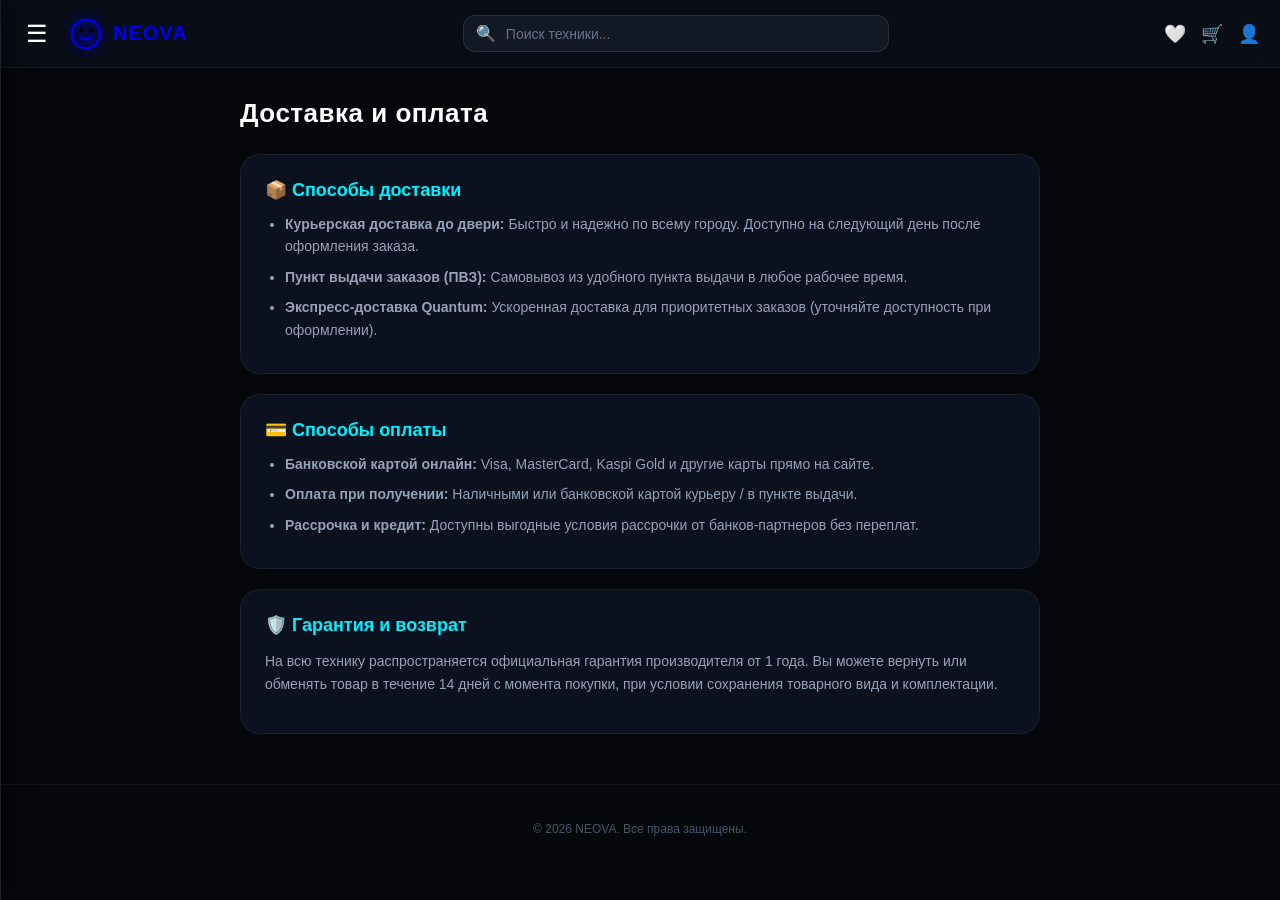
<file: delivery.html>
<!DOCTYPE html>
<html lang="ru">
<head>
    <meta charset="UTF-8">
    <meta name="viewport" content="width=device-width, initial-scale=1.0">
    <title>NEOVA — Доставка и оплата</title>
    <link rel="stylesheet" href="style.css?v=20">
    <style>
        .content-container {
            max-width: 800px;
            margin: 30px auto;
            padding: 0 20px;
        }

        .page-header-title {
            font-size: 26px;
            font-weight: 800;
            margin-bottom: 25px;
            color: #fff;
            letter-spacing: 0.5px;
        }

        .info-card {
            background: #0b111e;
            border: 1px solid rgba(255, 255, 255, 0.06);
            border-radius: 20px;
            padding: 24px;
            margin-bottom: 20px;
        }

        .info-card h3 {
            font-size: 18px;
            font-weight: 700;
            color: #00f0ff;
            margin-top: 0;
            margin-bottom: 12px;
            display: flex;
            align-items: center;
            gap: 10px;
        }

        .info-card p, .info-card li {
            font-size: 14px;
            color: #94a3b8;
            line-height: 1.6;
        }

        .info-card ul {
            margin: 0;
            padding-left: 20px;
        }

        .info-card li {
            margin-bottom: 8px;
        }
    </style>
</head>
<body>

    <!-- Затемнение фона при открытии меню -->
    <div class="overlay" id="overlay" onclick="toggleMenu()"></div>

    <!-- Выдвижное боковое меню слева -->
    <div class="sidebar" id="sidebar">
        <div class="sidebar-header">
            <a href="index.html" class="cyber-logo-link">
                <div class="cyber-logo-container">
                    <svg viewBox="0 0 24 24">
                        <circle cx="12" cy="12" r="10" stroke="currentColor" stroke-width="1.5" fill="none"/>
                        <g class="face-eyes">
                            <circle cx="8.5" cy="9.5" r="1.5" />
                            <circle cx="15.5" cy="9.5" r="1.5" />
                        </g>
                        <path d="M 8 14 Q 12 18 16 14" stroke="currentColor" stroke-width="1.5" stroke-linecap="round" fill="none"/>
                    </svg>
                </div>
                <span class="cyber-logo-text">NEOVA</span>
            </a>
            <button class="close-btn" onclick="toggleMenu()">&times;</button>
        </div>
        <div class="sidebar-nav">
            <a href="index.html">Главная</a>
            <a href="catalog.html">Каталог товаров</a>
            <a href="delivery.html" style="color: #00f0ff;">Доставка и оплата</a>
            <a href="wishlist.html">Избранное</a>
            <a href="profile.html">Личный кабинет</a>
        </div>
    </div>

    <!-- Шапка сайта -->
    <header>
        <div class="header-left">
            <button class="menu-btn" onclick="toggleMenu()">☰</button>
            <a href="index.html" class="cyber-logo-link">
                <div class="cyber-logo-container" id="cyberLogo" title="Кликни меня!">
                    <svg viewBox="0 0 24 24" id="logoSvg">
                        <circle cx="12" cy="12" r="10" stroke="currentColor" stroke-width="1.5" fill="none"/>
                        <g class="face-eyes" id="smileEyes">
                            <circle cx="8.5" cy="9.5" r="1.5" />
                            <circle cx="15.5" cy="9.5" r="1.5" />
                        </g>
                        <path id="smileMouth" d="M 8 14 Q 12 18 16 14" stroke="currentColor" stroke-width="1.5" stroke-linecap="round" fill="none"/>
                    </svg>
                </div>
                <span class="cyber-logo-text">NEOVA</span>
            </a>
        </div>
        
        <!-- Строка поиска -->
        <div class="search-bar">
            <span>🔍</span>
            <input type="text" placeholder="Поиск техники...">
        </div>

        <div class="user-nav">
            <a href="wishlist.html" title="Избранное">🤍</a>
            <a href="cart.html" title="Корзина">🛒</a>
            <a href="profile.html" title="Профиль">👤</a>
        </div>
    </header>

    <!-- Основной контент страницы -->
    <main class="content-container">
        <h1 class="page-header-title">Доставка и оплата</h1>

        <div class="info-card">
            <h3>📦 Способы доставки</h3>
            <ul>
                <li><strong>Курьерская доставка до двери:</strong> Быстро и надежно по всему городу. Доступно на следующий день после оформления заказа.</li>
                <li><strong>Пункт выдачи заказов (ПВЗ):</strong> Самовывоз из удобного пункта выдачи в любое рабочее время.</li>
                <li><strong>Экспресс-доставка Quantum:</strong> Ускоренная доставка для приоритетных заказов (уточняйте доступность при оформлении).</li>
            </ul>
        </div>

        <div class="info-card">
            <h3>💳 Способы оплаты</h3>
            <ul>
                <li><strong>Банковской картой онлайн:</strong> Visa, MasterCard, Kaspi Gold и другие карты прямо на сайте.</li>
                <li><strong>Оплата при получении:</strong> Наличными или банковской картой курьеру / в пункте выдачи.</li>
                <li><strong>Рассрочка и кредит:</strong> Доступны выгодные условия рассрочки от банков-партнеров без переплат.</li>
            </ul>
        </div>

        <div class="info-card">
            <h3>🛡️ Гарантия и возврат</h3>
            <p>На всю технику распространяется официальная гарантия производителя от 1 года. Вы можете вернуть или обменять товар в течение 14 дней с момента покупки, при условии сохранения товарного вида и комплектации.</p>
        </div>
    </main>

    <!-- Подвал -->
    <footer>
        <p>&copy; 2026 NEOVA. Все права защищены.</p>
    </footer>

    <!-- Скрипт для меню и интерактивного логотипа -->
    <script>
        function toggleMenu() {
            document.getElementById('sidebar').classList.toggle('active');
            document.getElementById('overlay').classList.toggle('active');
        }

        const faces = [
            { eyes: '<circle cx="8.5" cy="9.5" r="1.5"/><circle cx="15.5" cy="9.5" r="1.5"/>', mouth: 'M 8 14 Q 12 18 16 14' }, 
            { eyes: '<path d="M 7 9 L 10 11 M 7 11 L 10 9" stroke="currentColor" stroke-width="1.5"/><path d="M 14 9 L 17 11 M 14 11 L 17 9" stroke="currentColor" stroke-width="1.5"/>', mouth: 'M 8 15 L 16 15' }, 
            { eyes: '<circle cx="8.5" cy="9.5" r="2"/><path d="M 14 10 L 17 10" stroke="currentColor" stroke-width="2"/>', mouth: 'M 8 14 Q 12 19 16 14' }, 
            { eyes: '<path d="M 7 10 Q 8.5 8 10 10" stroke="currentColor" stroke-width="1.5" fill="none"/><path d="M 14 10 Q 15.5 8 17 10" stroke="currentColor" stroke-width="1.5" fill="none"/>', mouth: 'M 10 14 Q 12 12 14 14' }, 
        ];

        let currentFaceIndex = 0;
        const logoContainer = document.getElementById('cyberLogo');
        
        if (logoContainer) {
            logoContainer.addEventListener('click', () => {
                currentFaceIndex = (currentFaceIndex + 1) % faces.length;
                document.getElementById('smileEyes').innerHTML = faces[currentFaceIndex].eyes;
                document.getElementById('smileMouth').setAttribute('d', faces[currentFaceIndex].mouth);
            });
        }
    </script>
</body>
</html>
</file>
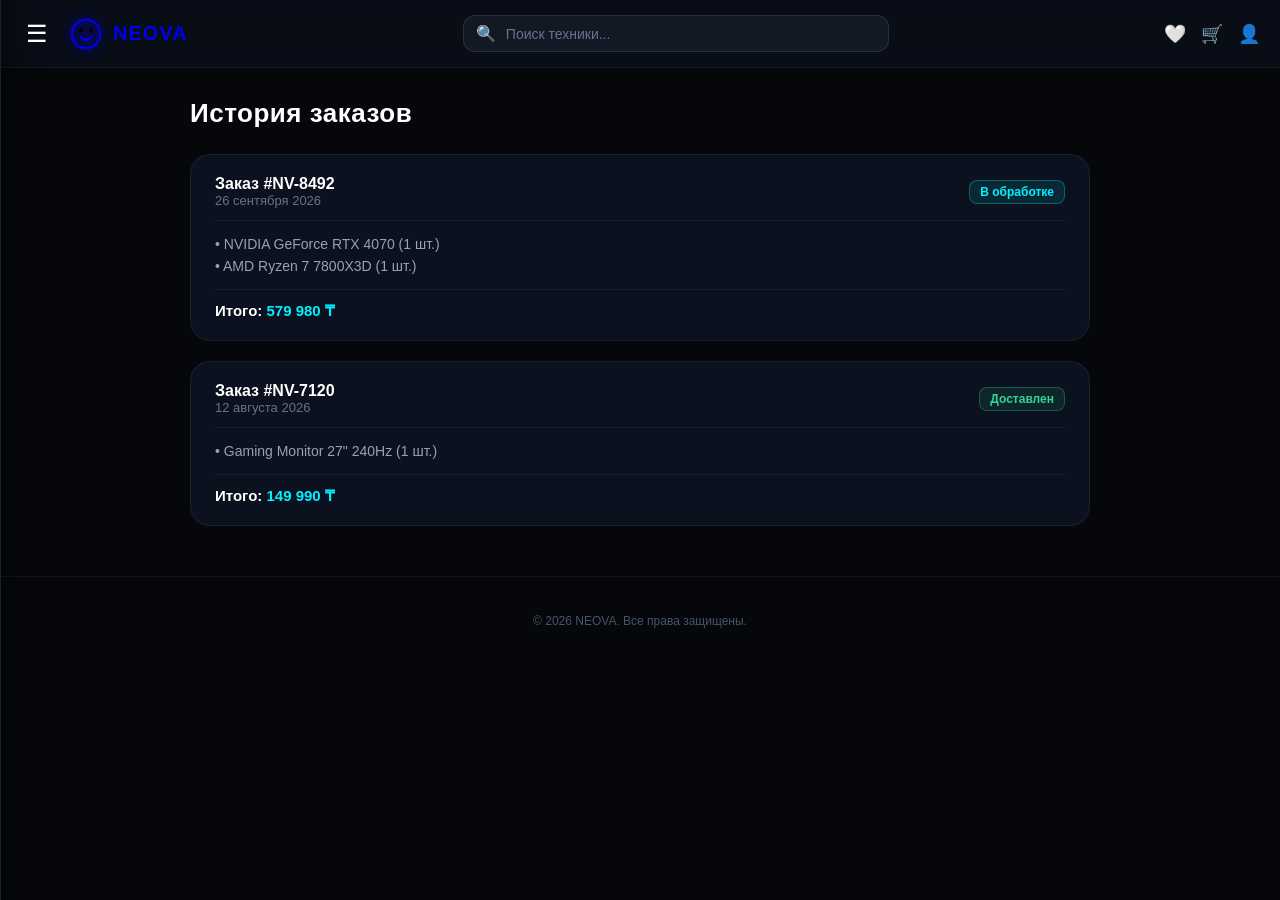
<file: orders.html>
<!DOCTYPE html>
<html lang="ru">
<head>
    <meta charset="UTF-8">
    <meta name="viewport" content="width=device-width, initial-scale=1.0">
    <title>NEOVA — История заказов</title>
    <link rel="stylesheet" href="style.css?v=21">
    <style>
        .content-container {
            max-width: 900px;
            margin: 30px auto;
            padding: 0 20px;
        }
        .page-header-title {
            font-size: 26px;
            font-weight: 800;
            margin-bottom: 25px;
            color: #fff;
            letter-spacing: 0.5px;
        }
        .order-card {
            background: #0b111e;
            border: 1px solid rgba(255, 255, 255, 0.06);
            border-radius: 20px;
            padding: 20px 24px;
            margin-bottom: 20px;
            display: flex;
            flex-direction: column;
            gap: 15px;
        }
        .order-header {
            display: flex;
            justify-content: space-between;
            align-items: center;
            border-bottom: 1px solid rgba(255, 255, 255, 0.06);
            padding-bottom: 12px;
        }
        .order-id {
            font-size: 16px;
            font-weight: 700;
            color: #fff;
        }
        .order-date {
            font-size: 13px;
            color: #64748b;
        }
        .order-status {
            font-size: 12px;
            font-weight: 600;
            padding: 4px 10px;
            border-radius: 8px;
        }
        /* Статусы заказов */
        .status-processing {
            background: rgba(0, 240, 255, 0.1);
            color: #00f0ff;
            border: 1px solid rgba(0, 240, 255, 0.3);
        }
        .status-delivered {
            background: rgba(52, 211, 153, 0.1);
            color: #34d399;
            border: 1px solid rgba(52, 211, 153, 0.3);
        }
        .order-items {
            font-size: 14px;
            color: #94a3b8;
            display: flex;
            flex-direction: column;
            gap: 6px;
        }
        .order-footer {
            display: flex;
            justify-content: space-between;
            align-items: center;
            border-top: 1px solid rgba(255, 255, 255, 0.06);
            padding-top: 12px;
        }
        .order-total {
            font-size: 15px;
            font-weight: 700;
            color: #fff;
        }
        .order-total span {
            color: #00f0ff;
        }
        .empty-orders {
            text-align: center;
            padding: 60px 20px;
            color: #64748b;
            font-size: 16px;
            display: none;
        }
        .empty-orders.active {
            display: block;
        }
    </style>
</head>
<body>

    <!-- Затемнение фона при открытии меню -->
    <div class="overlay" id="overlay" onclick="toggleMenu()"></div>

    <!-- Выдвижное боковое меню слева -->
    <div class="sidebar" id="sidebar">
        <div class="sidebar-header">
            <a href="index.html" class="cyber-logo-link">
                <div class="cyber-logo-container">
                    <svg viewBox="0 0 24 24">
                        <circle cx="12" cy="12" r="10" stroke="currentColor" stroke-width="1.5" fill="none"/>
                        <g class="face-eyes">
                            <circle cx="8.5" cy="9.5" r="1.5" />
                            <circle cx="15.5" cy="9.5" r="1.5" />
                        </g>
                        <path d="M 8 14 Q 12 18 16 14" stroke="currentColor" stroke-width="1.5" stroke-linecap="round" fill="none"/>
                    </svg>
                </div>
                <span class="cyber-logo-text">NEOVA</span>
            </a>
            <button class="close-btn" onclick="toggleMenu()">&times;</button>
        </div>
        <div class="sidebar-nav">
            <a href="index.html">Главная</a>
            <a href="catalog.html">Каталог товаров</a>
            <a href="delivery.html">Доставка и оплата</a>
            <a href="wishlist.html">Избранное</a>
            <a href="profile.html">Личный кабинет</a>
            <a href="orders.html" style="color: #00f0ff;">История заказов</a>
        </div>
    </div>

    <!-- Шапка сайта -->
    <header>
        <div class="header-left">
            <button class="menu-btn" onclick="toggleMenu()">☰</button>
            <a href="index.html" class="cyber-logo-link">
                <div class="cyber-logo-container" id="cyberLogo" title="Кликни меня!">
                    <svg viewBox="0 0 24 24" id="logoSvg">
                        <circle cx="12" cy="12" r="10" stroke="currentColor" stroke-width="1.5" fill="none"/>
                        <g class="face-eyes" id="smileEyes">
                            <circle cx="8.5" cy="9.5" r="1.5" />
                            <circle cx="15.5" cy="9.5" r="1.5" />
                        </g>
                        <path id="smileMouth" d="M 8 14 Q 12 18 16 14" stroke="currentColor" stroke-width="1.5" stroke-linecap="round" fill="none"/>
                    </svg>
                </div>
                <span class="cyber-logo-text">NEOVA</span>
            </a>
        </div>
        
        <!-- Строка поиска -->
        <div class="search-bar">
            <span>🔍</span>
            <input type="text" placeholder="Поиск техники...">
        </div>

        <div class="user-nav">
            <a href="wishlist.html" title="Избранное">🤍</a>
            <a href="cart.html" title="Корзина">🛒</a>
            <a href="profile.html" title="Профиль">👤</a>
        </div>
    </header>

    <!-- Основной контент -->
    <main class="content-container">
        <h1 class="page-header-title">История заказов</h1>

        <!-- Список заказов -->
        <div id="ordersList">
            
            <!-- Заказ №1 (В обработке) -->
            <div class="order-card">
                <div class="order-header">
                    <div>
                        <div class="order-id">Заказ #NV-8492</div>
                        <div class="order-date">26 сентября 2026</div>
                    </div>
                    <div class="order-status status-processing">В обработке</div>
                </div>
                <div class="order-items">
                    <div>• NVIDIA GeForce RTX 4070 (1 шт.)</div>
                    <div>• AMD Ryzen 7 7800X3D (1 шт.)</div>
                </div>
                <div class="order-footer">
                    <div class="order-total">Итого: <span>579 980 ₸</span></div>
                </div>
            </div>

            <!-- Заказ №2 (Доставлен) -->
            <div class="order-card">
                <div class="order-header">
                    <div>
                        <div class="order-id">Заказ #NV-7120</div>
                        <div class="order-date">12 августа 2026</div>
                    </div>
                    <div class="order-status status-delivered">Доставлен</div>
                </div>
                <div class="order-items">
                    <div>• Gaming Monitor 27" 240Hz (1 шт.)</div>
                </div>
                <div class="order-footer">
                    <div class="order-total">Итого: <span>149 990 ₸</span></div>
                </div>
            </div>

        </div>

        <!-- Сообщение, если заказов нет -->
        <div class="empty-orders" id="emptyOrdersMessage">
            У вас пока нет оформленных заказов. Перейдите в каталог, чтобы сделать свою первую покупку!
        </div>
    </main>

    <footer>
        <p>&copy; 2026 NEOVA. Все права защищены.</p>
    </footer>

    <script>
        function toggleMenu() {
            document.getElementById('sidebar').classList.toggle('active');
            document.getElementById('overlay').classList.toggle('active');
        }

        // Анимация лиц логотипа
        const faces = [
            { eyes: '<circle cx="8.5" cy="9.5" r="1.5"/><circle cx="15.5" cy="9.5" r="1.5"/>', mouth: 'M 8 14 Q 12 18 16 14' }, 
            { eyes: '<path d="M 7 9 L 10 11 M 7 11 L 10 9" stroke="currentColor" stroke-width="1.5"/><path d="M 14 9 L 17 11 M 14 11 L 17 9" stroke="currentColor" stroke-width="1.5"/>', mouth: 'M 8 15 L 16 15' }, 
            { eyes: '<circle cx="8.5" cy="9.5" r="2"/><path d="M 14 10 L 17 10" stroke="currentColor" stroke-width="2"/>', mouth: 'M 8 14 Q 12 19 16 14' }, 
            { eyes: '<path d="M 7 10 Q 8.5 8 10 10" stroke="currentColor" stroke-width="1.5" fill="none"/><path d="M 14 10 Q 15.5 8 17 10" stroke="currentColor" stroke-width="1.5" fill="none"/>', mouth: 'M 10 14 Q 12 12 14 14' }, 
        ];

        let currentFaceIndex = 0;
        const logoContainer = document.getElementById('cyberLogo');
        if (logoContainer) {
            logoContainer.addEventListener('click', () => {
                currentFaceIndex = (currentFaceIndex + 1) % faces.length;
                document.getElementById('smileEyes').innerHTML = faces[currentFaceIndex].eyes;
                document.getElementById('smileMouth').setAttribute('d', faces[currentFaceIndex].mouth);
            });
        }
    </script>
</body>
</html>
</file>
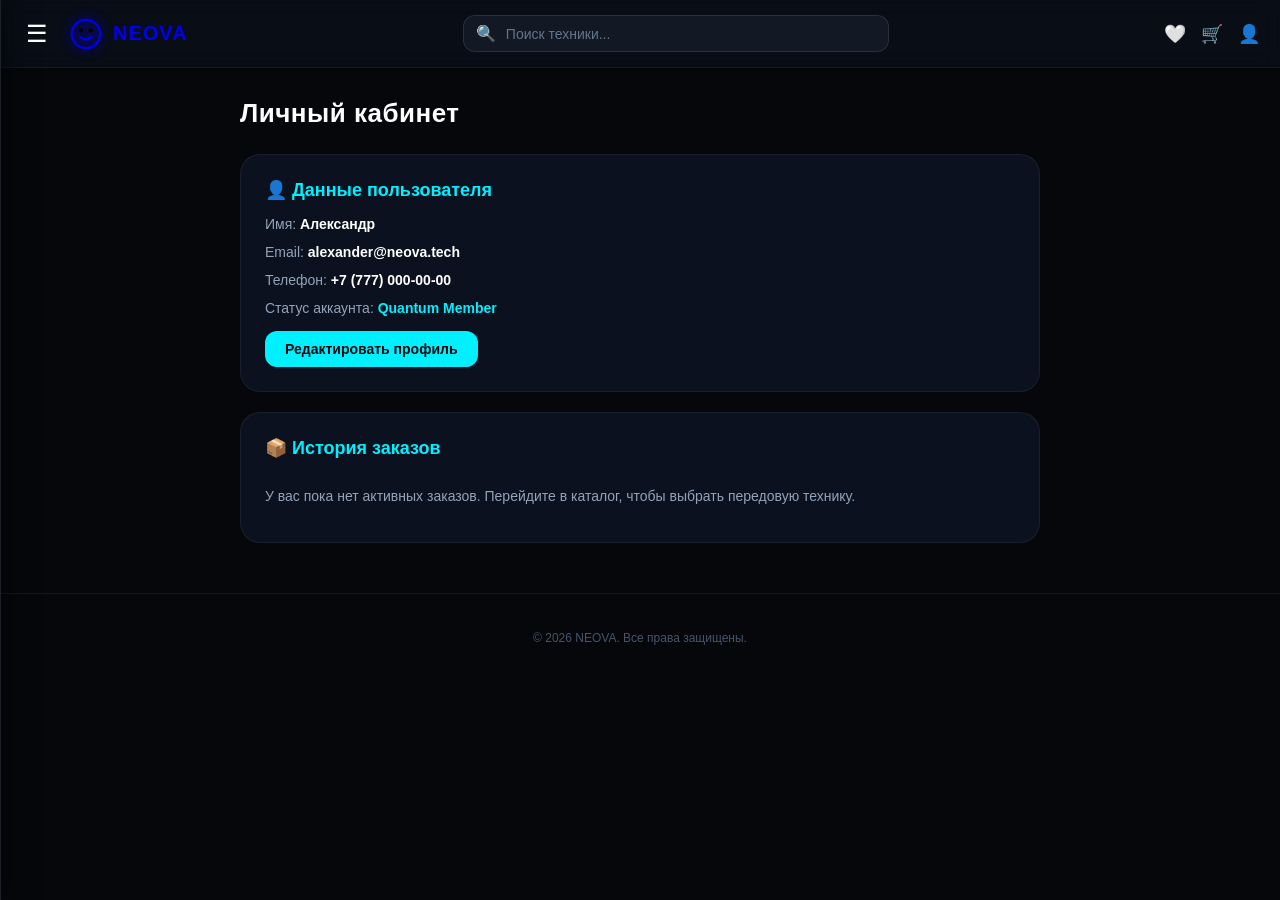
<file: profile.html>
<!DOCTYPE html>
<html lang="ru">
<head>
    <meta charset="UTF-8">
    <meta name="viewport" content="width=device-width, initial-scale=1.0">
    <title>NEOVA — Личный кабинет</title>
    <link rel="stylesheet" href="style.css?v=20">
    <style>
        .content-container {
            max-width: 800px;
            margin: 30px auto;
            padding: 0 20px;
        }
        .page-header-title {
            font-size: 26px;
            font-weight: 800;
            margin-bottom: 25px;
            color: #fff;
            letter-spacing: 0.5px;
        }
        .profile-card {
            background: #0b111e;
            border: 1px solid rgba(255, 255, 255, 0.06);
            border-radius: 20px;
            padding: 24px;
            margin-bottom: 20px;
        }
        .profile-card h3 {
            font-size: 18px;
            font-weight: 700;
            color: #00f0ff;
            margin-top: 0;
            margin-bottom: 15px;
        }
        .profile-info {
            display: flex;
            flex-direction: column;
            gap: 12px;
            font-size: 14px;
            color: #94a3b8;
        }
        .profile-info span {
            color: #fff;
            font-weight: 600;
        }
        .profile-btn {
            background: #00f0ff;
            color: #05070b;
            border: none;
            padding: 10px 20px;
            border-radius: 12px;
            font-weight: 700;
            cursor: pointer;
            font-size: 14px;
            margin-top: 15px;
            transition: 0.2s;
        }
        .profile-btn:hover {
            opacity: 0.9;
        }
    </style>
</head>
<body>

    <!-- Затемнение фона при открытии меню -->
    <div class="overlay" id="overlay" onclick="toggleMenu()"></div>

    <!-- Выдвижное боковое меню слева -->
    <div class="sidebar" id="sidebar">
        <div class="sidebar-header">
            <a href="index.html" class="cyber-logo-link">
                <div class="cyber-logo-container">
                    <svg viewBox="0 0 24 24">
                        <circle cx="12" cy="12" r="10" stroke="currentColor" stroke-width="1.5" fill="none"/>
                        <g class="face-eyes">
                            <circle cx="8.5" cy="9.5" r="1.5" />
                            <circle cx="15.5" cy="9.5" r="1.5" />
                        </g>
                        <path d="M 8 14 Q 12 18 16 14" stroke="currentColor" stroke-width="1.5" stroke-linecap="round" fill="none"/>
                    </svg>
                </div>
                <span class="cyber-logo-text">NEOVA</span>
            </a>
            <button class="close-btn" onclick="toggleMenu()">&times;</button>
        </div>
        <div class="sidebar-nav">
            <a href="index.html">Главная</a>
            <a href="catalog.html">Каталог товаров</a>
            <a href="delivery.html">Доставка и оплата</a>
            <a href="wishlist.html">Избранное</a>
            <a href="profile.html" style="color: #00f0ff;">Личный кабинет</a>
        </div>
    </div>

    <!-- Шапка сайта -->
    <header>
        <div class="header-left">
            <button class="menu-btn" onclick="toggleMenu()">☰</button>
            <a href="index.html" class="cyber-logo-link">
                <div class="cyber-logo-container" id="cyberLogo" title="Кликни меня!">
                    <svg viewBox="0 0 24 24" id="logoSvg">
                        <circle cx="12" cy="12" r="10" stroke="currentColor" stroke-width="1.5" fill="none"/>
                        <g class="face-eyes" id="smileEyes">
                            <circle cx="8.5" cy="9.5" r="1.5" />
                            <circle cx="15.5" cy="9.5" r="1.5" />
                        </g>
                        <path id="smileMouth" d="M 8 14 Q 12 18 16 14" stroke="currentColor" stroke-width="1.5" stroke-linecap="round" fill="none"/>
                    </svg>
                </div>
                <span class="cyber-logo-text">NEOVA</span>
            </a>
        </div>
        
        <!-- Строка поиска -->
        <div class="search-bar">
            <span>🔍</span>
            <input type="text" placeholder="Поиск техники...">
        </div>

        <div class="user-nav">
            <a href="wishlist.html" title="Избранное">🤍</a>
            <a href="cart.html" title="Корзина">🛒</a>
            <a href="profile.html" title="Профиль" style="color: #00f0ff;">👤</a>
        </div>
    </header>

    <!-- Основной контент -->
    <main class="content-container">
        <h1 class="page-header-title">Личный кабинет</h1>

        <div class="profile-card">
            <h3>👤 Данные пользователя</h3>
            <div class="profile-info">
                <div>Имя: <span>Александр</span></div>
                <div>Email: <span>alexander@neova.tech</span></div>
                <div>Телефон: <span>+7 (777) 000-00-00</span></div>
                <div>Статус аккаунта: <span style="color: #00f0ff;">Quantum Member</span></div>
            </div>
            <button class="profile-btn">Редактировать профиль</button>
        </div>

        <div class="profile-card">
            <h3>📦 История заказов</h3>
            <div class="profile-info">
                <p>У вас пока нет активных заказов. Перейдите в каталог, чтобы выбрать передовую технику.</p>
            </div>
        </div>
    </main>

    <footer>
        <p>&copy; 2026 NEOVA. Все права защищены.</p>
    </footer>

    <script>
        function toggleMenu() {
            document.getElementById('sidebar').classList.toggle('active');
            document.getElementById('overlay').classList.toggle('active');
        }

        const faces = [
            { eyes: '<circle cx="8.5" cy="9.5" r="1.5"/><circle cx="15.5" cy="9.5" r="1.5"/>', mouth: 'M 8 14 Q 12 18 16 14' }, 
            { eyes: '<path d="M 7 9 L 10 11 M 7 11 L 10 9" stroke="currentColor" stroke-width="1.5"/><path d="M 14 9 L 17 11 M 14 11 L 17 9" stroke="currentColor" stroke-width="1.5"/>', mouth: 'M 8 15 L 16 15' }, 
            { eyes: '<circle cx="8.5" cy="9.5" r="2"/><path d="M 14 10 L 17 10" stroke="currentColor" stroke-width="2"/>', mouth: 'M 8 14 Q 12 19 16 14' }, 
            { eyes: '<path d="M 7 10 Q 8.5 8 10 10" stroke="currentColor" stroke-width="1.5" fill="none"/><path d="M 14 10 Q 15.5 8 17 10" stroke="currentColor" stroke-width="1.5" fill="none"/>', mouth: 'M 10 14 Q 12 12 14 14' }, 
        ];

        let currentFaceIndex = 0;
        const logoContainer = document.getElementById('cyberLogo');
        if (logoContainer) {
            logoContainer.addEventListener('click', () => {
                currentFaceIndex = (currentFaceIndex + 1) % faces.length;
                document.getElementById('smileEyes').innerHTML = faces[currentFaceIndex].eyes;
                document.getElementById('smileMouth').setAttribute('d', faces[currentFaceIndex].mouth);
            });
        }
    </script>
</body>
</html>
</file>
<file: style.css>
/* =========================================
   ОСНОВНЫЕ СТИЛИ И ПЕРЕМЕННЫЕ
   ========================================= */
body {
    background-color: #05070b;
    color: #ffffff;
    font-family: -apple-system, BlinkMacSystemFont, 'Segoe UI', Roboto, sans-serif;
    margin: 0;
    padding: 0;
    overflow-x: hidden;
}

/* =========================================
   ШАПКА САЙТА (HEADER)
   ========================================= */
header {
    display: flex;
    justify-content: space-between;
    align-items: center;
    padding: 15px 20px;
    background: rgba(10, 15, 25, 0.85);
    backdrop-filter: blur(10px);
    position: sticky;
    top: 0;
    z-index: 1000;
    border-bottom: 1px solid rgba(255, 255, 255, 0.05);
}

.header-left {
    display: flex;
    align-items: center;
    gap: 15px;
}

.menu-btn {
    background: none;
    border: none;
    color: #fff;
    font-size: 24px;
    cursor: pointer;
}

/* Логотип и анимированный стикер */
.cyber-logo-link {
    display: flex;
    align-items: center;
    gap: 10px;
    text-decoration: none;
}

.cyber-logo-container {
    width: 34px;
    height: 34px;
    cursor: pointer;
    position: relative;
    animation: rgbTextCycle 8s infinite linear;
}

.cyber-logo-container svg {
    width: 100%;
    height: 100%;
    filter: drop-shadow(0 0 6px currentColor);
    transition: transform 0.1s ease;
}

.cyber-logo-container.glitch-active svg {
    animation: stickerGlitch 0.25s cubic-bezier(.25, .46, .45, .94) both;
    filter: drop-shadow(3px -3px 0px #ff0055) drop-shadow(-3px 3px 0px #00f0ff);
}

@keyframes stickerGlitch {
    0% { transform: translate(0) skew(0deg); }
    20% { transform: translate(-4px, 2px) skew(15deg) scale(1.05); }
    40% { transform: translate(4px, -2px) skew(-15deg) scale(0.95, 1.1); }
    60% { transform: translate(-2px, -3px) skew(10deg); }
    80% { transform: translate(3px, 2px) skew(-5deg); }
    100% { transform: translate(0) skew(0deg); }
}

@keyframes rgbTextCycle {
    0% { color: #ff0055; }
    33% { color: #00f0ff; }
    66% { color: #9d4edd; }
    100% { color: #ff0055; }
}

.cyber-logo-text {
    font-weight: 800;
    font-size: 20px;
    letter-spacing: 1px;
    animation: rgbTextCycle 8s infinite linear;
}

/* Поиск в шапке */
.search-bar {
    display: flex;
    align-items: center;
    background: #121824;
    border: 1px solid rgba(255, 255, 255, 0.1);
    border-radius: 12px;
    padding: 8px 12px;
    flex: 1;
    max-width: 400px;
    margin: 0 15px;
}

.search-bar input {
    background: none;
    border: none;
    color: #fff;
    font-size: 14px;
    width: 100%;
    outline: none;
    margin-left: 8px;
}

.search-bar input::placeholder {
    color: #64748b;
}

.user-nav {
    display: flex;
    gap: 15px;
    font-size: 18px;
}

.user-nav a {
    text-decoration: none;
}

/* =========================================
   БОКОВОЕ ВЫДВИЖНОЕ МЕНЮ (SIDEBAR)
   ========================================= */
.sidebar {
    position: fixed;
    top: 0;
    left: -280px;
    width: 280px;
    height: 100%;
    background: #090d16;
    z-index: 2000;
    transition: 0.3s ease;
    box-shadow: 5px 0 25px rgba(0,0,0,0.5);
    border-right: 1px solid rgba(255,255,255,0.08);
}

.sidebar.active {
    left: 0;
}

.sidebar-header {
    display: flex;
    justify-content: space-between;
    align-items: center;
    padding: 20px;
    border-bottom: 1px solid rgba(255,255,255,0.08);
}

.close-btn {
    background: none;
    border: none;
    color: #fff;
    font-size: 28px;
    cursor: pointer;
}

.sidebar-nav {
    display: flex;
    flex-direction: column;
    padding: 20px;
    gap: 15px;
}

.sidebar-nav a {
    color: #94a3b8;
    text-decoration: none;
    font-size: 16px;
    font-weight: 500;
    transition: 0.2s;
}

.sidebar-nav a:hover {
    color: #00f0ff;
}

.overlay {
    position: fixed;
    top: 0;
    left: 0;
    width: 100%;
    height: 100%;
    background: rgba(0,0,0,0.6);
    backdrop-filter: blur(4px);
    z-index: 1500;
    display: none;
}

.overlay.active {
    display: block;
}

/* =========================================
   ГЛАВНЫЙ ЭКРАН И 3D КОНТЕЙНЕР
   ========================================= */
.hero {
    padding: 0 20px;
}

.hero-display-container {
    position: relative;
    margin-top: 20px;
    background: #090e1a;
    border-radius: 28px;
    padding: 10px;
    overflow: hidden;
    border: 1px solid rgba(255, 255, 255, 0.05);
}

.monitor-container {
    width: 100%;
    height: 380px;
    position: relative;
}

.monitor-container canvas {
    width: 100% !important;
    height: 100% !important;
    display: block;
}

/* =========================================
   КАТАЛОГ И СЕТКА ТОВАРОВ
   ========================================= */
.section-title {
    font-size: 22px;
    font-weight: 700;
    margin: 30px 20px 15px 20px;
    color: #f8fafc;
}

.products-grid {
    display: grid;
    grid-template-columns: repeat(4, 1fr);
    gap: 20px;
    padding: 0 20px;
}

.product-card {
    background: #0b111e;
    border: 1px solid rgba(255, 255, 255, 0.06);
    border-radius: 20px;
    padding: 15px;
    position: relative;
    display: flex;
    flex-direction: column;
    justify-content: space-between;
    transition: transform 0.2s ease, border-color 0.2s ease;
}

.product-card:hover {
    transform: translateY(-4px);
    border-color: rgba(0, 240, 255, 0.3);
}

.badge-sale {
    position: absolute;
    top: 15px;
    left: 15px;
    background: #ff3366;
    color: white;
    font-size: 11px;
    font-weight: 700;
    padding: 4px 8px;
    border-radius: 6px;
    z-index: 2;
}

.product-img-container {
    width: 100%;
    height: 180px;
    display: flex;
    align-items: center;
    justify-content: center;
    margin-bottom: 12px;
    overflow: hidden;
    border-radius: 12px;
    background: #121824;
}

.product-img-container img {
    width: 100%;
    height: 100%;
    object-fit: cover;
    border-radius: 12px;
}

.product-title {
    font-size: 15px;
    font-weight: 600;
    margin-bottom: 4px;
    color: #f8fafc;
}

.product-specs {
    font-size: 12px;
    color: #64748b;
    margin-bottom: 15px;
}

.product-footer {
    display: flex;
    justify-content: space-between;
    align-items: center;
}

.price {
    font-size: 16px;
    font-weight: 700;
    color: #fff;
}

.cart-btn {
    background: #00f0ff;
    color: #05070b;
    border: none;
    width: 36px;
    height: 36px;
    border-radius: 10px;
    display: flex;
    align-items: center;
    justify-content: center;
    cursor: pointer;
    font-size: 14px;
    font-weight: bold;
    transition: opacity 0.2s;
}

.cart-btn:hover {
    opacity: 0.85;
}

/* =========================================
   ПОДВАЛ (FOOTER)
   ========================================= */
footer {
    text-align: center;
    padding: 25px;
    color: #475569;
    font-size: 12px;
    border-top: 1px solid rgba(255,255,255,0.06);
    margin-top: 50px;
}

/* =========================================
   АДАПТИВНОСТЬ (МОБИЛЬНЫЕ УСТРОЙСТВА)
   ========================================= */
@media (max-width: 1024px) {
    .products-grid {
        grid-template-columns: repeat(2, 1fr);
    }
}

@media (max-width: 600px) {
    .products-grid {
        grid-template-columns: 1fr;
    }
    
    .search-bar {
        display: none; /* Скрываем поиск на маленьких экранах или выносим по желанию */
    }

    .monitor-container {
        height: 280px;
    }
}
</file>
